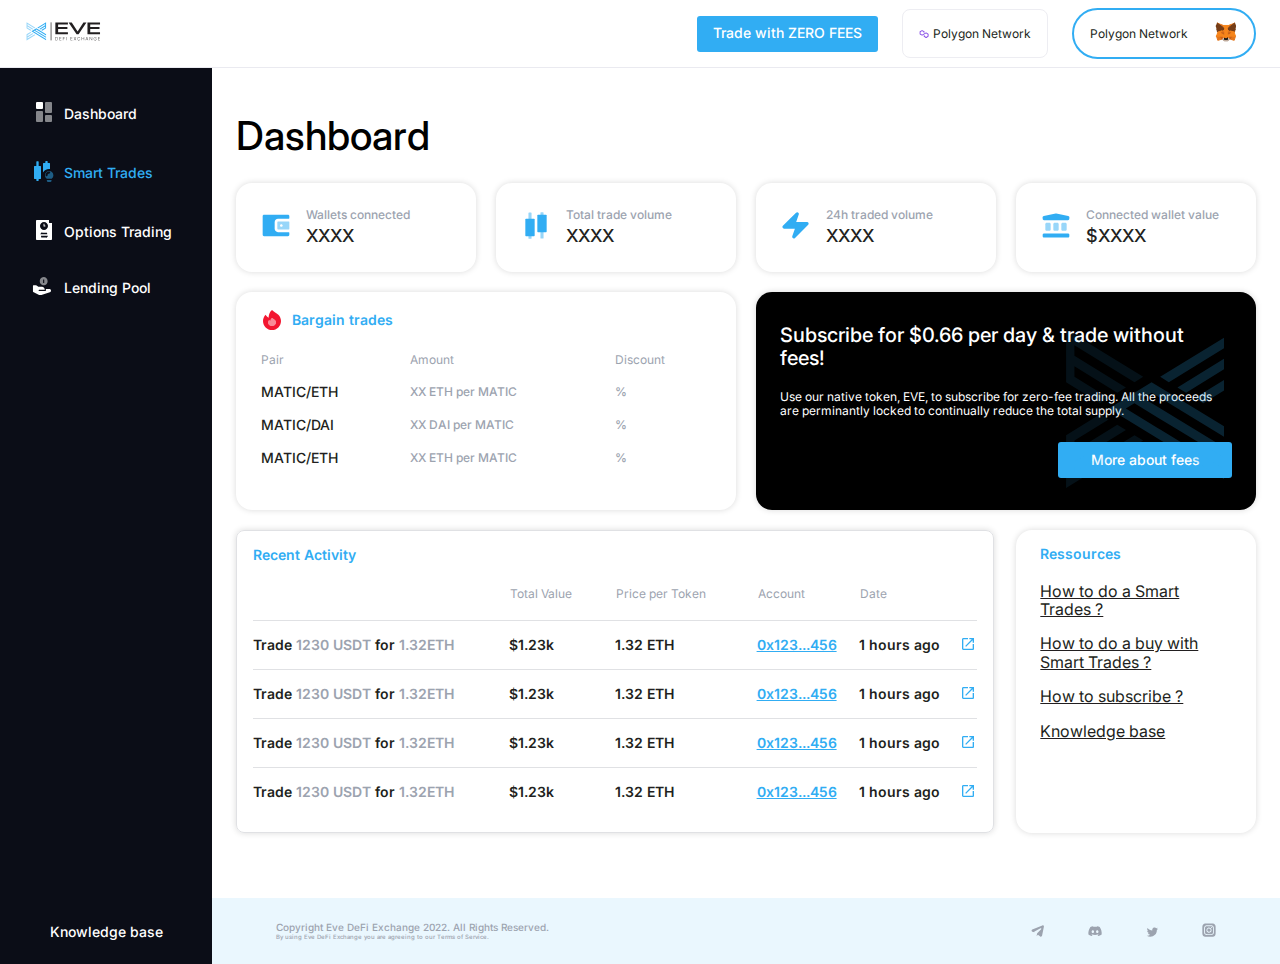
<file: dashboard.html>
<!DOCTYPE html>
<html lang="en">
<head>
    <meta charset="UTF-8">
    <meta http-equiv="X-UA-Compatible" content="IE=edge">
    <meta name="viewport" content="width=device-width, initial-scale=1.0">
    <link rel="preconnect" href="https://fonts.googleapis.com">
    <link rel="preconnect" href="https://fonts.gstatic.com" crossorigin>
    <link href="https://fonts.googleapis.com/css2?family=Inter:wght@400;500;600;700;800&display=swap" rel="stylesheet">
    <link rel="stylesheet" href="css/main.css">
    <title>Dashboard</title>
</head>
<body>

    <!-- MAIN NAV -->
    <nav class="main-nav">
        <div class="logo"><img src="./img/full-Logo.svg"></div>
        <div class="ctas">
            <a href="#" class="btn blue-btn">Trade with ZERO FEES</a>
            <a href="#" class="btn transparent-btn"><span><img src="./img/poligon-network.svg"></span> Polygon Network</a>
            <a href="#" class="btn rounded-blue-btn">Polygon Network <span><img src="./img/MetaMask_Fox 1.svg"></span></a>
        </div>
    </nav>

    <!-- MOBILE SECONDARY NAV -->
    <section class="mobile-secondary-nav">
        <button class="accordion">Secondary Nav <svg xmlns="http://www.w3.org/2000/svg" viewBox="0 0 14 7.71" ><path d="M12.8.21L7 6 1.21.21a.7.7 0 00-1 0 .7.7 0 000 1L6.5 7.5a.7.7 0 001 0l6.29-6.29a.7.7 0 000-1 .69.69 0 00-.99 0z"></path></svg></button>
        <div class="panel">
            <div class="links">
                <a href="#" class="link"><span><img src="./img/Dashboard.svg"></span> Dashboard</a>
                <a href="#" class="link onPage"><span><img src="./img/Smart-Trade-Blue.svg"></span> Smart Trades</a>
                <a href="#" class="link"><span><img src="./img/Option-Trades.svg"></span> Options Trading</a>
                <a href="#" class="link"><span><img src="./img/lending-pool.svg"></span> Lending Pool</a>
            </div>  
            
            <div class="link-alone">
                <a href="#">Knowledge base</a>
            </div>
        </div>
    </section>

    <!-- WRAPPER -->
    <section class="wrapper">

        <!-- SIDEBAR -->
        <section class="sidebar">
            
            <div class="links">
                <a href="#" class="link"><span><img src="./img/Dashboard.svg"></span> Dashboard</a>
                <a href="#" class="link onPage"><span><img src="./img/Smart-Trade-Blue.svg"></span> Smart Trades</a>
                <a href="#" class="link"><span><img src="./img/Option-Trades.svg"></span> Options Trading</a>
                <a href="#" class="link"><span><img src="./img/lending-pool.svg"></span> Lending Pool</a>
            </div>  

            <div class="link-alone">
                <a href="#">Knowledge base</a>
            </div>

        </section>

        <!-- CONTENT -->
        <section class="main-content">
            
            <div class="page-content dashboard">
                <h1 class="main-title">Dashboard</h1>

                <!-- TABS -->
                <div class="container--tabs">
                    <section class="row">
                        <div class="tab-content">
                            <div class="active"> 

                                <!-- CARDS -->
                                <div class="cards">
                                    <div class="card">
                                        <div class="card-icon"><img src="./img/Walletss-Connected.svg"></div>
                                        <div class="card-info">
                                            <p class="card-desc">Wallets connected</p>
                                            <p class="card-value">XXXX</p>
                                        </div>
                                    </div>
                                    <div class="card">
                                        <div class="card-icon"><img src="./img/Total-Traded-Volume.svg"></div>
                                        <div class="card-info">
                                            <p class="card-desc">Total trade volume</p>
                                            <p class="card-value">XXXX</p>
                                        </div>
                                    </div>
                                    <div class="card">
                                        <div class="card-icon"><img src="./img/24h-traded-volume.svg"></div>
                                        <div class="card-info">
                                            <p class="card-desc">24h traded volume</p>
                                            <p class="card-value">XXXX</p>
                                        </div>
                                    </div>
                                    <div class="card">
                                        <div class="card-icon"><img src="./img/connected-wallet-value.svg"></div>
                                        <div class="card-info">
                                            <p class="card-desc">Connected wallet value</p>
                                            <p class="card-value">$XXXX</p>
                                        </div>
                                    </div>
                                </div>

                                <!-- TWO COLUMNS -->
                                <div class="two-columns boxes">

                                    <div class="box">
                                        <h2 class="box-header"><img src="./img/bargain-trade-flame.svg">Bargain trades</h2>
                                        <table class="no-border-table">
                                            <tr>
                                              <th>Pair</th>
                                              <th>Amount</th> 
                                              <th>Discount</th>
                                            </tr>
                                            <tr>
                                              <td class="pair">MATIC/ETH</td>
                                              <td>XX ETH per MATIC</td>
                                              <td>%</td>
                                            </tr>
                                            <tr>
                                                <td class="pair">MATIC/DAI</td>
                                                <td>XX DAI per MATIC</td>
                                                <td>%</td>
                                              </tr>
                                              <tr>
                                                <td class="pair">MATIC/ETH</td>
                                                <td>XX ETH per MATIC</td>
                                                <td>%</td>
                                              </tr>
                                          </table>
                                    </div>

                                    <div class="box box-custom">
                                        <h2 class="box-header">Subscribe for $0.66 per day & trade without fees!</h2>
                                        <p class="desc">Use our native token, EVE, to subscribe for zero-fee trading. All the proceeds are perminantly locked to continually reduce the total supply.</p>

                                        <div class="cta">
                                            <a href="#" class="btn blue-btn">More about fees</a>
                                        </div>
                                    </div>

                                </div>


                                <div class="large-small-section">
                                    <!-- BOTTOM TABLE -->
                                    <div class="tab-content-wrapper with-shadow larger">

                                        <h2 class="box-header">Recent Activity</h2>

                                        <div class="table-container">
                                            <table class="smart-trades-table the-table">
                                                <tr>
                                                    <th></th>
                                                    <th class="accept-col">Total Value</th>
                                                    <th class="available-col">Price per Token</th>
                                                    <th class="discount-col">Account</th>
                                                    <th class="price-col">Date</th>
                                                    <th ></th>
                                                </tr>
                                                <tr>
                                                    <td class="trade-col">
                                                        <span>Trade</span> 1230 USDT <span>for</span> 1.32ETH
                                                    </td>
                                                    <td class="total-col">
                                                        $1.23k
                                                    </td>
                                                    <td class="price-token-col">
                                                        1.32 ETH
                                                    </td>
                                                    <td class="account-col">
                                                        <a href="" class="table-link">0x123...456</a>
                                                    </td>
                                                    <td class="date-col">1 hours ago</td>
                                                    <td class="grey-text-table vesting-col">
                                                        <a href="" class="link-icon"><img src="./img/link-icon.svg"></a>
                                                    </td>
                                                </tr>
                                                <tr>
                                                    <td class="trade-col">
                                                        <span>Trade</span> 1230 USDT <span>for</span> 1.32ETH
                                                    </td>
                                                    <td class="total-col">
                                                        $1.23k
                                                    </td>
                                                    <td class="price-token-col">
                                                        1.32 ETH
                                                    </td>
                                                    <td class="account-col">
                                                        <a href="" class="table-link">0x123...456</a>
                                                    </td>
                                                    <td class="date-col">1 hours ago</td>
                                                    <td class="grey-text-table vesting-col">
                                                        <a href="" class="link-icon"><img src="./img/link-icon.svg"></a>
                                                    </td>
                                                </tr>
                                                <tr>
                                                    <td class="trade-col">
                                                        <span>Trade</span> 1230 USDT <span>for</span> 1.32ETH
                                                    </td>
                                                    <td class="total-col">
                                                        $1.23k
                                                    </td>
                                                    <td class="price-token-col">
                                                        1.32 ETH
                                                    </td>
                                                    <td class="account-col">
                                                        <a href="" class="table-link">0x123...456</a>
                                                    </td>
                                                    <td class="date-col">1 hours ago</td>
                                                    <td class="grey-text-table vesting-col">
                                                        <a href="" class="link-icon"><img src="./img/link-icon.svg"></a>
                                                    </td>
                                                </tr>
                                                <tr>
                                                    <td class="trade-col">
                                                        <span>Trade</span> 1230 USDT <span>for</span> 1.32ETH
                                                    </td>
                                                    <td class="total-col">
                                                        $1.23k
                                                    </td>
                                                    <td class="price-token-col">
                                                        1.32 ETH
                                                    </td>
                                                    <td class="account-col">
                                                        <a href="" class="table-link">0x123...456</a>
                                                    </td>
                                                    <td class="date-col">1 hours ago</td>
                                                    <td class="grey-text-table vesting-col">
                                                        <a href="" class="link-icon"><img src="./img/link-icon.svg"></a>
                                                    </td>
                                                </tr>
                                            </table>  
                                        </div>
                                                

                                    </div>

                                    <div class="small-box">
                                        <h2 class="box-header">Ressources</h2>
                                        <ul>
                                            <li><a href="#">How to do a Smart Trades ?</a></li>
                                            <li><a href="#">How to do a buy with Smart Trades ?</a></li>
                                            <li><a href="#">How to subscribe ?</a></li>
                                            <li><a href="#">Knowledge base</a></li>
                                        </ul>
                                    </div>
                                </div>
                            </div> 
                        </div>
                    </section>
                </div>

            </div>

            <!-- FOOTER -->
            <footer class="footer">
                <div class="left">
                    <p>Copyright Eve DeFi Exchange 2022. All Rights Reserved.</p>
                    <p class="smaller">By using Eve DeFi Exchange you are agreeing to our Terms of Service.</p>
                </div>
                <div class="right">
                    <div class="social-icons">
                        <a href="#"><img src="./img/telegram.svg"></a>
                        <a href="#"><img src="./img/social2.svg"></a>
                        <a href="#"><img src="./img/twitter.svg"></a>
                        <a href="#"><img src="./img/instagram.svg"></a>
                    </div>
                </div>
            </footer>

        </section>

    </section>

    <script src="./js/secondary-nav.js"></script>
    <script src="./js/dropdown.js"></script>
    <script src="./js/modal.js"></script>
    <script src="./js/actions.js"></script>

    
    
</body>
</html>
</file>
<file: css/main.css>
/*! normalize.css v8.0.1 | MIT License | github.com/necolas/normalize.css */html{line-height:1.15;-webkit-text-size-adjust:100%}body{margin:0}main{display:block}h1,h2,h3,h4,h5,h6,p{margin:0}hr{-webkit-box-sizing:content-box;box-sizing:content-box;height:0;overflow:visible}pre{font-family:monospace,monospace;font-size:1em}a{background-color:transparent}abbr[title]{border-bottom:none;text-decoration:underline;-webkit-text-decoration:underline dotted;text-decoration:underline dotted}b,strong{font-weight:bolder}code,kbd,samp{font-family:monospace,monospace;font-size:1em}small{font-size:80%}sub,sup{font-size:75%;line-height:0;position:relative;vertical-align:baseline}sub{bottom:-.25em}sup{top:-.5em}img{border-style:none}button,input,optgroup,select,textarea{font-family:inherit;font-size:100%;line-height:1.15;margin:0}button,input{overflow:visible}button,select{text-transform:none}[type=button],[type=reset],[type=submit],button{-webkit-appearance:button}[type=button]::-moz-focus-inner,[type=reset]::-moz-focus-inner,[type=submit]::-moz-focus-inner,button::-moz-focus-inner{border-style:none;padding:0}[type=button]:-moz-focusring,[type=reset]:-moz-focusring,[type=submit]:-moz-focusring,button:-moz-focusring{outline:1px dotted ButtonText}fieldset{padding:.35em .75em .625em}legend{-webkit-box-sizing:border-box;box-sizing:border-box;color:inherit;display:table;max-width:100%;padding:0;white-space:normal}progress{vertical-align:baseline}textarea{overflow:auto}[type=checkbox],[type=radio]{-webkit-box-sizing:border-box;box-sizing:border-box;padding:0}[type=number]::-webkit-inner-spin-button,[type=number]::-webkit-outer-spin-button{height:auto}[type=search]{-webkit-appearance:textfield;outline-offset:-2px}[type=search]::-webkit-search-decoration{-webkit-appearance:none}::-webkit-file-upload-button{-webkit-appearance:button;font:inherit}details{display:block}summary{display:list-item}template{display:none}[hidden]{display:none}ul{list-style:none;padding:0;margin:0}.main-nav{display:-webkit-box;display:-ms-flexbox;display:flex;width:100%;height:68px;-webkit-box-align:center;-ms-flex-align:center;align-items:center;-webkit-box-pack:justify;-ms-flex-pack:justify;justify-content:space-between;padding:0 24px;-webkit-box-sizing:border-box;box-sizing:border-box;border-bottom:solid 1px #eaeaf0}.main-nav .logo{max-width:77px}.main-nav .logo img{width:100%}.main-nav .ctas{display:-webkit-box;display:-ms-flexbox;display:flex;-webkit-box-align:center;-ms-flex-align:center;align-items:center}@media (max-width:767px){.main-nav .rounded-blue-btn,.main-nav .transparent-btn{display:none}}.mobile-secondary-nav{background-color:#0b0d17;position:relative}.mobile-secondary-nav .link-alone{padding:40px 0;text-align:center}.mobile-secondary-nav .link-alone a{font-weight:500;font-size:14px}.mobile-secondary-nav .accordion{background-color:#0b0d17;color:#fff;cursor:pointer;padding:18px;width:100%;border:none;text-align:left;outline:0;font-size:15px;-webkit-transition:.4s;transition:.4s}.mobile-secondary-nav .accordion svg{width:.875rem;height:.5rem}.mobile-secondary-nav .accordion svg path{fill:#fff}.mobile-secondary-nav .accordion.active svg{-webkit-transform:rotate(180deg);transform:rotate(180deg)}.mobile-secondary-nav .panel{padding:0 18px;max-height:0;overflow:hidden;-webkit-transition:max-height .2s ease-out;transition:max-height .2s ease-out}.mobile-secondary-nav .panel a{color:#fff;text-decoration:none}.mobile-secondary-nav .panel .links{padding:32px 0 0;display:-webkit-box;display:-ms-flexbox;display:flex;-webkit-box-orient:vertical;-webkit-box-direction:normal;-ms-flex-direction:column;flex-direction:column}.mobile-secondary-nav .panel .links .link{font-weight:500;font-size:14px;display:-webkit-box;display:-ms-flexbox;display:flex;-webkit-box-align:center;-ms-flex-align:center;align-items:center;margin-bottom:32px}.mobile-secondary-nav .panel .links .link span{margin-right:8px;width:24px}.mobile-secondary-nav .panel .links .link.onPage{color:#31adf3}.sidebar{display:none}@media (min-width:992px){.mobile-secondary-nav{display:none}}@media (min-width:992px){.sidebar{display:-webkit-box;display:-ms-flexbox;display:flex;-webkit-box-orient:vertical;-webkit-box-direction:normal;-ms-flex-direction:column;flex-direction:column;width:212px;min-width:212px;background:#0b0d17;min-height:calc(100vh - 68px);padding:32px 32px 24px;-webkit-box-sizing:border-box;box-sizing:border-box}.sidebar a{color:#fff;text-decoration:none}.sidebar .links{display:-webkit-box;display:-ms-flexbox;display:flex;-webkit-box-orient:vertical;-webkit-box-direction:normal;-ms-flex-direction:column;flex-direction:column;padding:0;margin-bottom:auto}.sidebar .links .link{font-weight:500;font-size:14px;display:-webkit-box;display:-ms-flexbox;display:flex;-webkit-box-align:center;-ms-flex-align:center;align-items:center;margin-bottom:32px}.sidebar .links .link:hover{color:#31adf3}.sidebar .links .link span{margin-right:8px;width:24px}.sidebar .links .link.onPage{color:#31adf3}.sidebar .link-alone{padding:0;text-align:center;margin-top:auto}.sidebar .link-alone a{font-weight:500;font-size:14px}.sidebar .link-alone a:hover{color:#31adf3}}.btn{display:-webkit-box;display:-ms-flexbox;display:flex;-webkit-box-pack:center;-ms-flex-pack:center;justify-content:center;-webkit-box-align:center;-ms-flex-align:center;align-items:center;margin-left:24px;padding:0 16px;text-decoration:none;cursor:pointer}.btn.blue-btn{background-color:#31adf3;height:36px;color:#fff;font-weight:500;font-size:14px;border-radius:3px;border:none}.btn.transparent-btn{font-weight:400;font-size:12px;color:#221f20;border:.5px solid #ededf2;border-radius:8px;height:47px}.btn.transparent-btn span{margin-right:4px}.btn.transparent-btn-sm{font-weight:400;font-size:12px;color:#31adf3;border:1px solid #31adf3;border-radius:8px;height:27px;background-color:transparent;font-weight:500;font-size:12px}.btn.transparent-btn-sm:hover{background-color:#31adf3;color:#fff}.btn.rounded-blue-btn{border:2px solid #31adf3;border-radius:50px;font-weight:400;font-size:12px;color:#221f20;height:47px}.btn.rounded-blue-btn span{margin-left:26px}.btn.square-transparent{background-color:transparent;border:2px solid #31adf3;border-radius:3px;height:36px;color:#31adf3;font-weight:500;font-size:14px}.btn.red-cta{background-color:#f31630;border-radius:3px;height:36px;color:#fff;font-weight:500;font-size:14px;border:none;margin:0}.btn:disabled{background:#9ca3af!important}.container--tabs{margin:0}.container--tabs .nav-tabs{float:left;width:100%;margin:0 0 16px;list-style-type:none}.container--tabs .nav-tabs>li{float:left;margin-bottom:-1px;font-weight:400;font-size:14px}.container--tabs .nav-tabs>li>a{float:left;margin-right:2px;padding:12px;text-decoration:none;color:#9ca3af}.container--tabs .nav-tabs>li.active>a,.container--tabs .nav-tabs>li.active>a:focus,.container--tabs .nav-tabs>li.active>a:hover{font-weight:600;font-size:14px;border-bottom:solid 2px #31adf3;color:#31adf3}.container--tabs .tab-content{float:left;width:100%}.container--tabs .tab-content>.tab-pane{display:none}.container--tabs .tab-content>.tab-pane.active{display:block}.container--tabs .tab-content>.active{display:block}.active .tab-content-wrapper{border:1px solid #e0e1e4;border-radius:8px;padding:16px}.dropdowns{margin-top:20px}.select-dropdown{position:relative;display:inline-block;max-width:100%;margin:0 15px 12px 0;font-weight:500;font-size:12px;color:#9ca3af}.select-dropdown::last-child{margin-right:0}.select-dropdown__button{padding:10px 35px 10px 15px;background-color:#fff;color:#616161;cursor:pointer;width:210px;text-align:left;height:37px;border:1px solid #cdcdcd;border-radius:8px}.select-dropdown__button::focus{outline:0}.select-dropdown__button .zmdi-chevron-down{position:absolute;right:10px;top:12px}.select-dropdown__list{position:absolute;display:block;left:0;right:0;max-height:300px;overflow:auto;margin:10px 0 0;padding:0;list-style-type:none;opacity:0;pointer-events:none;-webkit-transform-origin:top left;transform-origin:top left;-webkit-transform:scale(1,0);transform:scale(1,0);-webkit-transition:all ease-in-out .3s;transition:all ease-in-out .3s;z-index:2;border:1px solid #ededf2;border-radius:4px}.select-dropdown__list.active{opacity:1;pointer-events:auto;-webkit-transform:scale(1,1);transform:scale(1,1)}.select-dropdown__list-item{display:block;list-style-type:none;padding:10px 15px;background:#fff;border-top:1px solid #e6e6e6;font-size:14px;line-height:1.4;cursor:pointer;color:#616161;text-align:left;-webkit-transition:all ease-in-out .3s;transition:all ease-in-out .3s}.select-dropdown__list-item:first-child{border-top:none}.select-dropdown__list-item:hover{background-color:#31adf3;color:#fff;-webkit-transition:all ease-in-out .3s;transition:all ease-in-out .3s}table{border-collapse:collapse;border-spacing:0}.the-table{width:100%;min-width:700px;display:table;margin-bottom:80px}.the-table tr{border-bottom:solid 1px #e0e1e4}.the-table th{text-align:left;padding-bottom:16px;font-weight:400;font-size:12px;color:#9ca3af;height:20px}.the-table td{padding:16px 0;color:#221f20;font-weight:600;font-size:14px}.the-table td p{color:#221f20;font-weight:600;font-size:14px}.the-table td .grey-text-table,.the-table td.grey-text-table{color:#9ca3af}.the-table .cta-col{display:-webkit-box;display:-ms-flexbox;display:flex;-webkit-box-pack:end;-ms-flex-pack:end;justify-content:end}.the-table .accept-col,.the-table .available-col,.the-table .set-col{padding-right:20px}@media (max-width:1023px){.table-container{display:-webkit-box;display:-ms-flexbox;display:flex;overflow-x:auto;-ms-flex-wrap:nowrap;flex-wrap:nowrap}}.no-border-table{width:100%}.no-border-table td,.no-border-table th{border-style:hidden}.no-border-table th{font-weight:400;font-size:12px;color:#9ca3af;text-align:left;padding-bottom:16px}.no-border-table td{padding-bottom:16px;font-weight:500;font-size:12px;color:#9ca3af}.no-border-table td.pair{font-size:14px;color:#221f20}.with-shadow{border:none;-webkit-box-shadow:0 0 6px rgba(0,0,0,.15);box-shadow:0 0 6px rgba(0,0,0,.15);border-radius:8px;margin-bottom:20px}.large-small-section{display:-webkit-box;display:-ms-flexbox;display:flex;-webkit-box-orient:vertical;-webkit-box-direction:normal;-ms-flex-direction:column;flex-direction:column;-webkit-box-sizing:border-box;box-sizing:border-box}@media (min-width:768px){.large-small-section{-webkit-box-orient:horizontal;-webkit-box-direction:normal;-ms-flex-direction:row;flex-direction:row;-webkit-box-pack:justify;-ms-flex-pack:justify;justify-content:space-between}.large-small-section .larger{width:71%}.large-small-section .small-box{width:23.5%}}.large-small-section .the-table{min-width:500px;margin-bottom:0}.large-small-section .the-table tr:last-child{border:none}.large-small-section .trade-col{color:#9ca3af}.large-small-section .trade-col span{color:#221f20}.large-small-section .table-link{color:#31adf3}.asset{font-weight:600;color:#221f20;display:-webkit-box;display:-ms-flexbox;display:flex}.asset.sm{font-size:12px;line-height:20px}.asset.sm::before{width:12px;height:18px;margin-right:4px}.asset.lg{font-size:14px;line-height:21px}.asset.lg::before{width:16px;height:23px;margin-right:8px}.asset::before{content:"";display:block;background-repeat:no-repeat;background-size:100%;background-position-y:center}.asset.matic::before{background-image:url(../img/matic.svg)}.asset.eth::before{background-image:url(../img/eth.svg)}.asset.shib::before{background-image:url(../img/shib.svg)}.asset.dai::before{background-image:url(../img/dai.svg)}.select-dropdown:before,.summary-asset:before{content:"";display:block;background-repeat:no-repeat;background-size:70%;background-position-y:center;width:16px;height:16px;position:absolute;left:0;top:-2px}.select-dropdown.matic,.summary-asset.matic{position:relative;padding-left:20px}.select-dropdown.matic::before,.summary-asset.matic::before{background-image:url(../img/matic.svg)}.select-dropdown.eth,.summary-asset.eth{position:relative;padding-left:20px}.select-dropdown.eth::before,.summary-asset.eth::before{background-image:url(../img/eth.svg)}.select-dropdown.shib,.summary-asset.shib{position:relative;padding-left:20px}.select-dropdown.shib::before,.summary-asset.shib::before{background-image:url(../img/shib.svg)}.select-dropdown.dai,.summary-asset.dai{position:relative;padding-left:20px}.select-dropdown.dai::before,.summary-asset.dai::before{background-image:url(../img/dai.svg)}.summary-asset{padding-right:24px;padding-left:0}.summary-asset:before{right:0;left:inherit}.footer{background:#eaf7fe;-webkit-box-sizing:border-box;box-sizing:border-box;padding:24px 64px;width:100%;display:-webkit-box;display:-ms-flexbox;display:flex;-webkit-box-pack:justify;-ms-flex-pack:justify;justify-content:space-between;-webkit-box-align:center;-ms-flex-align:center;align-items:center}@media (max-width:767px){.footer{-webkit-box-orient:vertical;-webkit-box-direction:normal;-ms-flex-direction:column;flex-direction:column;-webkit-box-pack:center;-ms-flex-pack:center;justify-content:center;-webkit-box-align:center;-ms-flex-align:center;align-items:center;padding:24px 40px}}.footer p{font-weight:500;font-size:10px;color:#9ca3af}@media (max-width:767px){.footer p{text-align:center}}.footer p.smaller{font-size:6px}@media (max-width:767px){.footer .social-icons{-webkit-box-pack:justify;-ms-flex-pack:justify;justify-content:space-between;margin-top:24px}}.footer .social-icons a{padding-left:40px;text-decoration:none}@media (max-width:767px){.footer .social-icons a{padding:0 20px}}.modal{position:fixed;left:0;top:0;width:100%;height:100%;background-color:rgba(0,0,0,.5);opacity:0;display:-webkit-box;display:-ms-flexbox;display:flex;-webkit-box-pack:center;-ms-flex-pack:center;justify-content:center;-webkit-box-align:center;-ms-flex-align:center;align-items:center;visibility:hidden;-webkit-transform:scale(1.1);transform:scale(1.1);-webkit-transition:visibility 0s linear .25s,opacity .25s 0s,-webkit-transform .25s;transition:visibility 0s linear .25s,opacity .25s 0s,-webkit-transform .25s;transition:visibility 0s linear .25s,opacity .25s 0s,transform .25s;transition:visibility 0s linear .25s,opacity .25s 0s,transform .25s,-webkit-transform .25s;padding:20px;-webkit-box-sizing:border-box;box-sizing:border-box}.modal .btn-close{float:right;width:1.5rem;line-height:1.5rem;text-align:center;cursor:pointer;border-radius:.25rem;font-size:25px}.modal.show-modal{opacity:1;visibility:visible;-webkit-transform:scale(1);transform:scale(1);-webkit-transition:visibility 0s linear 0s,opacity .25s 0s,-webkit-transform .25s;transition:visibility 0s linear 0s,opacity .25s 0s,-webkit-transform .25s;transition:visibility 0s linear 0s,opacity .25s 0s,transform .25s;transition:visibility 0s linear 0s,opacity .25s 0s,transform .25s,-webkit-transform .25s}.modal .modal-content{background:#fff;border-radius:8px;width:100%;padding:16px;-webkit-box-sizing:border-box;box-sizing:border-box;overflow-x:auto;display:block;max-height:600px}@media (min-width:768px){.modal .modal-content{max-width:520px;max-height:100%}}.modal .modal-content.smaller{max-width:282px}.modal .side-by-side{margin-bottom:0}.modal .divide-line{width:100%;height:1px;background:#e0e1e4;margin:24px 0}.modal-header{display:-webkit-box;display:-ms-flexbox;display:flex;-webkit-box-pack:justify;-ms-flex-pack:justify;justify-content:space-between;-webkit-box-align:center;-ms-flex-align:center;align-items:center}.modal-title{font-weight:500;font-size:16px;color:#000}.modal-dropdowns{display:-webkit-box;display:-ms-flexbox;display:flex;-ms-flex-wrap:wrap;flex-wrap:wrap;-webkit-box-orient:vertical;-webkit-box-direction:normal;-ms-flex-direction:column;flex-direction:column;-webkit-box-align:center;-ms-flex-align:center;align-items:center;margin-top:24px}@media (min-width:768px){.modal-dropdowns{-webkit-box-orient:horizontal;-webkit-box-direction:normal;-ms-flex-direction:row;flex-direction:row;-webkit-box-pack:justify;-ms-flex-pack:justify;justify-content:space-between;width:100%}}.modal-dropdowns .select-dropdown{margin-bottom:7px;margin-right:0;color:#424242}.modal-dropdowns .select-dropdown__button{width:220px}.modal-dropdowns .left,.modal-dropdowns .right{padding-bottom:20px}.dropdown-label{font-weight:400;font-size:12px;color:#221f20;margin-bottom:16px}.modal-disc{font-weight:500;font-size:10px;color:#9ca3af}.ctas{display:-webkit-box;display:-ms-flexbox;display:flex;-ms-flex-wrap:wrap;flex-wrap:wrap;-webkit-box-pack:center;-ms-flex-pack:center;justify-content:center;-webkit-box-align:center;-ms-flex-align:center;align-items:center}.modal-section{padding-bottom:26px}.modal-section.two-cols{display:-webkit-box;display:-ms-flexbox;display:flex;-webkit-box-pack:justify;-ms-flex-pack:justify;justify-content:space-between}@media (max-width:767px){.modal-section.mobile-obe-col{display:-webkit-box;display:-ms-flexbox;display:flex;-webkit-box-orient:vertical;-webkit-box-direction:normal;-ms-flex-direction:column;flex-direction:column}.modal-section.mobile-obe-col .input-container{width:100%}}.modal-section .left,.modal-section .right{padding-bottom:20px}@media (max-width:767px){.modal-section .dropdown-label{font-size:10px;margin-bottom:10px}}.modal-section.with-border{border:1px solid #e0e1e4;border-radius:8px;padding:8px 16px;margin-bottom:24px}.modal-section.center-content{display:-webkit-box;display:-ms-flexbox;display:flex;-webkit-box-orient:vertical;-webkit-box-direction:normal;-ms-flex-direction:column;flex-direction:column;-webkit-box-align:center;-ms-flex-align:center;align-items:center}.modal-section.center-content img{margin-bottom:16px}.modal-section.center-content .main-desc{font-weight:500;font-size:16px;margin-bottom:16px;text-align:center}.modal-section.center-content .the-link{font-weight:500;font-size:12px;color:#31adf3;text-decoration:underline}.input-container{position:relative;width:140px}@media (min-width:768px){.input-container{width:220px}}.input-container input{width:100%;height:37px;background:#fff;border:1px solid #e0e1e4;border-radius:8px;padding:12px;-webkit-box-sizing:border-box;box-sizing:border-box;font-weight:400;font-size:10px;margin-bottom:7px}@media (min-width:768px){.input-container input{font-size:14px}}.input-container input:disabled{background:#eaf7fe;border:1px solid #e0e1e4;color:#9ca3af}.input-container .selected-asset-label{position:absolute;top:14px;right:7px;color:#31adf3;font-weight:600;font-size:10px}@media (min-width:768px){.input-container .selected-asset-label{font-size:12px;top:12px}}.input-container .selected-asset-label.disabled{color:#abddfa}.input-info{display:-webkit-box;display:-ms-flexbox;display:flex;-webkit-box-pack:justify;-ms-flex-pack:justify;justify-content:space-between;-webkit-box-align:center;-ms-flex-align:center;align-items:center}.badge{width:26px;height:14px;background:#31adf3;border-radius:2px;color:#fff;display:-webkit-box;display:-ms-flexbox;display:flex;-webkit-box-pack:center;-ms-flex-pack:center;justify-content:center;-webkit-box-align:center;-ms-flex-align:center;align-items:center;font-weight:400;font-size:8px}.input-toggle{display:-webkit-box;display:-ms-flexbox;display:flex;-webkit-box-pack:justify;-ms-flex-pack:justify;justify-content:space-between}.modal-desc{font-weight:500;font-size:12px;color:#9ca3af;margin-top:8px;margin-bottom:16px}.summary .item{display:-webkit-box;display:-ms-flexbox;display:flex;-webkit-box-pack:justify;-ms-flex-pack:justify;justify-content:space-between;-webkit-box-align:center;-ms-flex-align:center;align-items:center;padding-bottom:18px}.summary .subheading{font-weight:500;font-size:14px;color:#000}.summary .detail{font-weight:500;font-size:14px;color:#9ca3af}.metaMask-logo{display:-webkit-box;display:-ms-flexbox;display:flex;-webkit-box-pack:center;-ms-flex-pack:center;justify-content:center;padding:16px}.loader{width:28px;height:28px;border-radius:50%;position:relative;-webkit-animation:rotate 1s linear infinite;animation:rotate 1s linear infinite;display:block;margin:0 auto 16px}.loader::after,.loader::before{content:"";-webkit-box-sizing:border-box;box-sizing:border-box;position:absolute;inset:0;border-radius:50%;border:5px solid #fff;-webkit-animation:prixClipFix 2s linear infinite;animation:prixClipFix 2s linear infinite}.loader::after{-webkit-transform:rotate3d(90,90,0,180deg);transform:rotate3d(90,90,0,180deg);border-color:#31adf3}@-webkit-keyframes rotate{0%{-webkit-transform:rotate(0);transform:rotate(0)}100%{-webkit-transform:rotate(360deg);transform:rotate(360deg)}}@keyframes rotate{0%{-webkit-transform:rotate(0);transform:rotate(0)}100%{-webkit-transform:rotate(360deg);transform:rotate(360deg)}}@-webkit-keyframes prixClipFix{0%{-webkit-clip-path:polygon(50% 50%,0 0,0 0,0 0,0 0,0 0);clip-path:polygon(50% 50%,0 0,0 0,0 0,0 0,0 0)}50%{-webkit-clip-path:polygon(50% 50%,0 0,100% 0,100% 0,100% 0,100% 0);clip-path:polygon(50% 50%,0 0,100% 0,100% 0,100% 0,100% 0)}100%,75%{-webkit-clip-path:polygon(50% 50%,0 0,100% 0,100% 100%,100% 100%,100% 100%);clip-path:polygon(50% 50%,0 0,100% 0,100% 100%,100% 100%,100% 100%)}}@keyframes prixClipFix{0%{-webkit-clip-path:polygon(50% 50%,0 0,0 0,0 0,0 0,0 0);clip-path:polygon(50% 50%,0 0,0 0,0 0,0 0,0 0)}50%{-webkit-clip-path:polygon(50% 50%,0 0,100% 0,100% 0,100% 0,100% 0);clip-path:polygon(50% 50%,0 0,100% 0,100% 0,100% 0,100% 0)}100%,75%{-webkit-clip-path:polygon(50% 50%,0 0,100% 0,100% 100%,100% 100%,100% 100%);clip-path:polygon(50% 50%,0 0,100% 0,100% 100%,100% 100%,100% 100%)}}.waiting-text{font-weight:400;font-size:12px;color:#221f20;margin-bottom:24px;text-align:center}.waiting-text-2{font-weight:400;font-size:12px;color:#9ca3af;text-align:center;margin-bottom:24px}.need-help{width:100%;text-align:left;color:#31adf3;font-weight:400;font-size:12px;margin-top:16px;text-decoration:none}.tooltip{position:relative}.tooltip.right .tooltip-box{right:-20px}.tooltip.left .tooltip-box{left:-20px}.tooltip .tooltip-box{visibility:hidden;opacity:0;position:absolute;width:200px;background:#ededf2;padding:8px 12px;bottom:42px;border-radius:4px;font-weight:400;font-size:10px;color:#9ca3af}.tooltip:hover .tooltip-box{visibility:visible;opacity:1}.slash{margin:0 8px}.input-group{margin-top:20px}.trade-item{padding-bottom:16px}.trade-item .subject{color:#9ca3af;font-weight:500;font-size:12px}.trade-item .trade-detail{display:-webkit-box;display:-ms-flexbox;display:flex}.warning{text-align:center;margin-bottom:40px}.warning p{font-weight:700;font-size:12px;color:#f31630}.warning a{color:#31adf3;text-decoration:underline;font-weight:700;font-size:12px}.switch{position:relative;display:inline-block;width:36px;height:18px}.switch input{opacity:0;width:0;height:0}.slider{position:absolute;cursor:pointer;top:0;left:0;right:0;bottom:0;background-color:#ccc;-webkit-transition:.4s;transition:.4s}.slider:before{position:absolute;content:"";height:16px;width:16px;left:1px;bottom:1px;background-color:#fff;-webkit-transition:.4s;transition:.4s}input:checked+.slider{background-color:#2196f3}input:focus+.slider{-webkit-box-shadow:0 0 1px #2196f3;box-shadow:0 0 1px #2196f3}input:checked+.slider:before{-webkit-transform:translateX(18px);transform:translateX(18px)}.slider.round{border-radius:34px}.slider.round:before{border-radius:50%}.custom-checkbox-toggle{width:140px;height:37px;margin-bottom:18px}@media (min-width:768px){.custom-checkbox-toggle{width:220px}}.switch-button{border:1px solid #e0e1e4;border-radius:6px;overflow:hidden;width:70px;text-align:center;font-size:18px;letter-spacing:1px;color:#155fff;position:relative;padding-right:70px;position:relative;height:35px}@media (min-width:768px){.switch-button{width:110px;padding-right:110px}}.switch-button:before{content:attr(data-unchecked);position:absolute;top:0;bottom:0;right:0;width:70px;display:-webkit-box;display:-ms-flexbox;display:flex;-webkit-box-align:center;-ms-flex-align:center;align-items:center;-webkit-box-pack:center;-ms-flex-pack:center;justify-content:center;z-index:3;pointer-events:none;color:#9ca3af;font-weight:500;font-size:12px}@media (min-width:768px){.switch-button:before{width:110px}}.switch-button-checkbox{cursor:pointer;position:absolute;top:0;left:0;bottom:0;width:100%;height:100%;opacity:0;z-index:2}.switch-button-checkbox:checked+.switch-button-label:before{-webkit-transform:translateX(70px);transform:translateX(70px);-webkit-transition:-webkit-transform .3s linear;transition:-webkit-transform .3s linear;transition:transform .3s linear;transition:transform .3s linear, -webkit-transform .3s linear}@media (min-width:768px){.switch-button-checkbox:checked+.switch-button-label:before{-webkit-transform:translateX(110px);transform:translateX(110px)}}.switch-button-checkbox+.switch-button-label{position:relative;height:35px;display:block;-webkit-user-select:none;-moz-user-select:none;-ms-user-select:none;user-select:none;pointer-events:none;display:-webkit-box;display:-ms-flexbox;display:flex;-webkit-box-align:center;-ms-flex-align:center;align-items:center;-webkit-box-pack:center;-ms-flex-pack:center;justify-content:center;color:#9ca3af;font-weight:500;font-size:12px}.switch-button-checkbox+.switch-button-label:before{content:"";background:#31adf3;height:calc(100% - 2px);width:calc(100% - 2px);position:absolute;left:1px;top:1px;border-radius:4px;-webkit-transform:translateX(0);transform:translateX(0);-webkit-transition:-webkit-transform .3s;transition:-webkit-transform .3s;transition:transform .3s;transition:transform .3s, -webkit-transform .3s}.switch-button-checkbox+.switch-button-label .switch-button-label-span{position:relative}.switch-button .switch-button-label-span{color:#fff;-webkit-transition:-webkit-transform .3s;transition:-webkit-transform .3s;transition:transform .3s;transition:transform .3s, -webkit-transform .3s}.switch-button.checked:before{color:#fff;-webkit-transition:-webkit-transform .3s;transition:-webkit-transform .3s;transition:transform .3s;transition:transform .3s, -webkit-transform .3s}.switch-button.checked .switch-button-label-span{color:#9ca3af;-webkit-transition:-webkit-transform .3s;transition:-webkit-transform .3s;transition:transform .3s;transition:transform .3s, -webkit-transform .3s}.switch-button.disabled .switch-button-checkbox+.switch-button-label:before{background:#ededf2}.switch-button.disabled .switch-button .switch-button-label-span{color:#9ca3af}.cards{display:-webkit-box;display:-ms-flexbox;display:flex;-ms-flex-wrap:wrap;flex-wrap:wrap;-webkit-box-pack:justify;-ms-flex-pack:justify;justify-content:space-between}.cards .card{-webkit-box-shadow:0 0 6px rgba(0,0,0,.15);box-shadow:0 0 6px rgba(0,0,0,.15);border-radius:16px;height:89px;display:-webkit-box;display:-ms-flexbox;display:flex;-webkit-box-align:center;-ms-flex-align:center;align-items:center;padding:24px;width:48.5%;-webkit-box-sizing:border-box;box-sizing:border-box;margin-bottom:20px}@media (min-width:768px){.cards .card{width:23.5%}}.cards .card-icon{width:28px;margin-right:18px}.cards .card-desc{font-weight:500;font-size:12px;color:#9ca3af;margin-bottom:4px}.cards .card-value{font-weight:500;font-size:18px;color:#221f20}.boxes{display:-webkit-box;display:-ms-flexbox;display:flex;-webkit-box-orient:vertical;-webkit-box-direction:normal;-ms-flex-direction:column;flex-direction:column;-webkit-box-pack:justify;-ms-flex-pack:justify;justify-content:space-between;-webkit-box-sizing:border-box;box-sizing:border-box}.boxes .box{width:100%;-webkit-box-shadow:0 0 6px rgba(0,0,0,.15);box-shadow:0 0 6px rgba(0,0,0,.15);border-radius:16px;padding:16px 24px 24px;-webkit-box-sizing:border-box;box-sizing:border-box;margin-bottom:20px}.boxes .box.box-custom{background-color:#000;-webkit-box-shadow:0 0 6px rgba(0,0,0,.15);box-shadow:0 0 6px rgba(0,0,0,.15);border-radius:16px;padding:32px 24px;position:relative}.boxes .box.box-custom::after{content:"";display:block;background-image:url(../img/DeFi-Eve-Logo.svg);background-repeat:no-repeat;width:158px;position:absolute;right:32px;bottom:10px;height:171px;pointer-events:none}.boxes .box.box-custom .box-header{color:#fff;font-weight:500;font-size:20px}.boxes .box.box-custom .desc{font-weight:400;font-size:12px;color:#fff}.boxes .box.box-custom .cta{display:-webkit-box;display:-ms-flexbox;display:flex;-webkit-box-pack:end;-ms-flex-pack:end;justify-content:flex-end;margin-top:24px}.boxes .box.box-custom .cta .btn{width:142px}@media (min-width:768px){.boxes{-webkit-box-orient:horizontal;-webkit-box-direction:normal;-ms-flex-direction:row;flex-direction:row}.boxes .box{width:49%}}.box-header{font-weight:600;font-size:14px;color:#31adf3;display:-webkit-box;display:-ms-flexbox;display:flex;-webkit-box-align:center;-ms-flex-align:center;align-items:center;margin-bottom:20px}.box-header img{margin-right:8px}.small-box{-webkit-box-shadow:0 0 6px rgba(0,0,0,.15);box-shadow:0 0 6px rgba(0,0,0,.15);border-radius:16px;padding:16px 24px 24px;-webkit-box-sizing:border-box;box-sizing:border-box;margin-bottom:20px}.small-box ul a{color:#221f20;margin-bottom:16px;display:block}body{font-family:Inter,sans-serif}.wrapper{display:-webkit-box;display:-ms-flexbox;display:flex}.main-content{display:-webkit-box;display:-ms-flexbox;display:flex;-webkit-box-orient:vertical;-webkit-box-direction:normal;-ms-flex-direction:column;flex-direction:column;width:100%}.main-content .page-content{margin-bottom:auto;padding:45px 5px}.main-content .page-content.dashboard{padding:45px 10px}@media (min-width:768px){.main-content .page-content.dashboard{padding:45px 24px}}.main-content .footer{margin-top:auto}.main-content .main-title{font-weight:500;font-size:40px;color:#000;margin-bottom:24px}.side-by-side{display:-webkit-box;display:-ms-flexbox;display:flex;-webkit-box-orient:vertical;-webkit-box-direction:normal;-ms-flex-direction:column;flex-direction:column;margin-bottom:32px}.side-by-side .cta{width:210px;margin-top:24px}.side-by-side .cta a{margin:0}@media (min-width:768px){.side-by-side{-webkit-box-orient:horizontal;-webkit-box-direction:normal;-ms-flex-direction:row;flex-direction:row}.side-by-side .cta{margin-left:auto}}.margin-top{margin-top:20px;padding-bottom:0}.margin-top .with-border{margin-bottom:0}.hide-element{display:none!important}.show-element{display:-webkit-box!important;display:-ms-flexbox!important;display:flex!important}.show-element-block{display:block!important}
</file>
